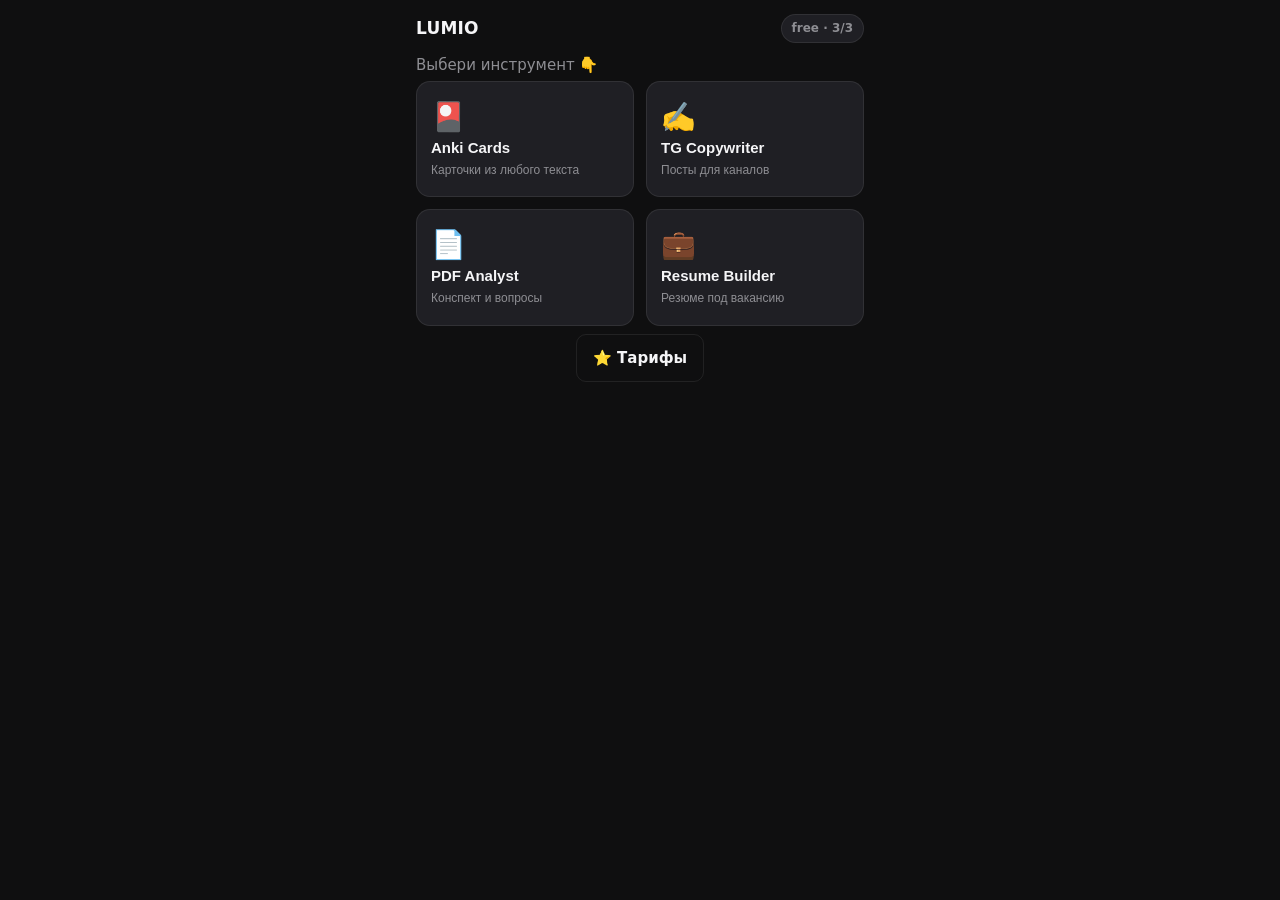
<file: webapp/index.html>
<!DOCTYPE html>
<html lang="ru">
<head>
  <meta charset="UTF-8" />
  <meta name="viewport" content="width=device-width, initial-scale=1.0, user-scalable=no" />
  <meta name="theme-color" content="#0f0f10" />
  <title>LUMIO</title>
  <script src="https://telegram.org/js/telegram-web-app.js"></script>
  <link rel="stylesheet" href="./css/style.css" />
</head>
<body>
  <!-- Persistent UI shell -->
  <div id="app">
    <header class="topbar">
      <button id="backBtn" class="icon-btn hidden" aria-label="Back">‹</button>
      <h1 id="screenTitle">LUMIO</h1>
      <div id="planBadge" class="badge badge--free">free · 3/3</div>
    </header>

    <main id="screen" class="screen"></main>
  </div>

  <!-- Global overlays -->
  <div id="loader" class="loader hidden" aria-hidden="true">
    <div class="spinner"></div>
    <p id="loaderText">Загрузка…</p>
  </div>

  <div id="toast" class="toast hidden" role="status"></div>

  <!-- Screen templates -->
  <template id="tpl-home">
    <section class="home">
      <p class="lead">Выбери инструмент 👇</p>
      <div class="grid grid--2">
        <button class="tool" data-route="cards">
          <span class="tool__icon">🎴</span>
          <span class="tool__name">Anki Cards</span>
          <span class="tool__desc">Карточки из любого текста</span>
        </button>
        <button class="tool" data-route="posts">
          <span class="tool__icon">✍️</span>
          <span class="tool__name">TG Copywriter</span>
          <span class="tool__desc">Посты для каналов</span>
        </button>
        <button class="tool" data-route="pdf">
          <span class="tool__icon">📄</span>
          <span class="tool__name">PDF Analyst</span>
          <span class="tool__desc">Конспект и вопросы</span>
        </button>
        <button class="tool" data-route="resume">
          <span class="tool__icon">💼</span>
          <span class="tool__name">Resume Builder</span>
          <span class="tool__desc">Резюме под вакансию</span>
        </button>
      </div>
      <div class="plan-info">
        <button id="upgradeBtn" class="btn btn--ghost">⭐ Тарифы</button>
      </div>
    </section>
  </template>

  <template id="tpl-cards">
    <section class="form">
      <label class="field">
        <span class="field__label">Текст для карточек</span>
        <textarea id="cardsText" rows="8" placeholder="Вставь сюда конспект, статью или главу учебника…"></textarea>
      </label>
      <div class="field">
        <span class="field__label">Количество карточек</span>
        <div class="seg" data-name="count">
          <button class="seg__opt" data-value="10">10</button>
          <button class="seg__opt is-active" data-value="20">20</button>
          <button class="seg__opt" data-value="30">30</button>
        </div>
      </div>
      <button id="cardsSubmit" class="btn btn--primary">🎴 Сгенерировать</button>
      <p class="hint">Результат и .apkg-файл придут в чат с ботом.</p>
    </section>
  </template>

  <template id="tpl-posts">
    <section class="form">
      <label class="field">
        <span class="field__label">Тема постов</span>
        <textarea id="postsTopic" rows="4" placeholder="О чём писать? Например: «запуск нового AI-инструмента для маркетологов»"></textarea>
      </label>
      <div class="field">
        <span class="field__label">Количество</span>
        <div class="seg" data-name="count">
          <button class="seg__opt is-active" data-value="3">3</button>
          <button class="seg__opt" data-value="5">5</button>
        </div>
      </div>
      <div class="field">
        <span class="field__label">Тон</span>
        <div class="seg" data-name="tone">
          <button class="seg__opt is-active" data-value="casual">casual</button>
          <button class="seg__opt" data-value="professional">professional</button>
          <button class="seg__opt" data-value="viral">viral</button>
        </div>
      </div>
      <button id="postsSubmit" class="btn btn--primary">✍️ Написать посты</button>
    </section>
  </template>

  <template id="tpl-pdf">
    <section class="form">
      <div class="card-info">
        <h2>📄 PDF Analyst</h2>
        <p>Пришли PDF-файл прямо в чат с ботом — он автоматически:</p>
        <ol class="steps">
          <li>извлечёт текст</li>
          <li>составит краткое содержание</li>
          <li>выделит 5 ключевых мыслей</li>
          <li>предложит 5 проверочных вопросов</li>
        </ol>
        <p class="hint">Лимит: PDF до 10 МБ, до 50 страниц.</p>
      </div>
      <button id="pdfOpenChat" class="btn btn--primary">📎 Перейти в чат и прислать PDF</button>
    </section>
  </template>

  <template id="tpl-resume">
    <section class="form">
      <label class="field">
        <span class="field__label">Описание вакансии</span>
        <textarea id="resumeVacancy" rows="6" placeholder="Вставь полный текст вакансии: должность, требования, обязанности…"></textarea>
      </label>
      <label class="field">
        <span class="field__label">Твой опыт и навыки</span>
        <textarea id="resumeExperience" rows="6" placeholder="Расскажи о себе: опыт работы, достижения, технологии, soft skills…"></textarea>
      </label>
      <button id="resumeSubmit" class="btn btn--primary">💼 Создать резюме</button>
      <p class="hint">Получишь резюме, cover letter и список советов в чат.</p>
    </section>
  </template>

  <script src="./js/ui.js"></script>
  <script src="./js/api.js"></script>
  <script src="./js/app.js"></script>
</body>
</html>
</file>
<file: webapp/css/style.css>
/* LUMIO Mini App — dark-first, mobile-only */

:root {
  --bg: var(--tg-theme-bg-color, #0f0f10);
  --secondary-bg: var(--tg-theme-secondary-bg-color, #19191c);
  --surface: #1f1f24;
  --surface-2: #26262d;
  --text: var(--tg-theme-text-color, #f5f5f7);
  --hint: var(--tg-theme-hint-color, #8e8e93);
  --link: var(--tg-theme-link-color, #5ac8fa);
  --accent: var(--tg-theme-button-color, #6366f1);
  --accent-text: var(--tg-theme-button-text-color, #ffffff);
  --danger: #ef4444;
  --success: #22c55e;
  --warning: #f59e0b;
  --border: rgba(255, 255, 255, 0.08);
  --radius: 14px;
  --radius-sm: 10px;
}

* {
  box-sizing: border-box;
  -webkit-tap-highlight-color: transparent;
}

html, body {
  margin: 0;
  padding: 0;
  background: var(--bg);
  color: var(--text);
  font-family: 'Inter', -apple-system, BlinkMacSystemFont, system-ui, sans-serif;
  font-size: 15px;
  line-height: 1.45;
  -webkit-font-smoothing: antialiased;
  overscroll-behavior: none;
}

#app {
  max-width: 480px;
  margin: 0 auto;
  min-height: 100vh;
  display: flex;
  flex-direction: column;
  padding: 0 16px 32px;
}

/* Top bar ------------------------------------------------------------- */
.topbar {
  position: sticky;
  top: 0;
  z-index: 10;
  display: flex;
  align-items: center;
  gap: 8px;
  padding: 14px 0 12px;
  background: linear-gradient(var(--bg) 85%, transparent);
}

.topbar h1 {
  flex: 1;
  font-size: 17px;
  font-weight: 600;
  margin: 0;
  letter-spacing: 0.2px;
}

.icon-btn {
  background: var(--surface);
  border: 1px solid var(--border);
  color: var(--text);
  width: 32px;
  height: 32px;
  border-radius: 50%;
  font-size: 22px;
  line-height: 1;
  padding: 0;
  cursor: pointer;
  display: inline-flex;
  align-items: center;
  justify-content: center;
}

.badge {
  font-size: 12px;
  font-weight: 600;
  padding: 5px 10px;
  border-radius: 999px;
  background: var(--surface);
  color: var(--hint);
  border: 1px solid var(--border);
  white-space: nowrap;
}

.badge--pro {
  background: linear-gradient(135deg, #f59e0b, #ef4444);
  color: #fff;
  border-color: transparent;
}

.badge--exhausted {
  background: rgba(239, 68, 68, 0.15);
  color: var(--danger);
  border-color: rgba(239, 68, 68, 0.3);
}

/* Screens ------------------------------------------------------------- */
.screen {
  flex: 1;
  display: flex;
  flex-direction: column;
  gap: 16px;
  animation: fadeIn 180ms ease-out;
}

@keyframes fadeIn {
  from { opacity: 0; transform: translateY(6px); }
  to   { opacity: 1; transform: translateY(0); }
}

.lead {
  color: var(--hint);
  margin: 0 0 4px;
}

/* Home tools grid ---------------------------------------------------- */
.grid {
  display: grid;
  gap: 12px;
}

.grid--2 {
  grid-template-columns: 1fr 1fr;
}

.tool {
  background: var(--surface);
  border: 1px solid var(--border);
  border-radius: var(--radius);
  padding: 18px 14px;
  display: flex;
  flex-direction: column;
  gap: 6px;
  text-align: left;
  color: var(--text);
  cursor: pointer;
  transition: transform 120ms ease, background 120ms ease;
}

.tool:active {
  transform: scale(0.97);
  background: var(--surface-2);
}

.tool__icon {
  font-size: 28px;
}

.tool__name {
  font-weight: 600;
  font-size: 15px;
}

.tool__desc {
  font-size: 12px;
  color: var(--hint);
  line-height: 1.35;
}

.plan-info {
  margin-top: 8px;
  display: flex;
  justify-content: center;
}

/* Forms --------------------------------------------------------------- */
.form {
  display: flex;
  flex-direction: column;
  gap: 14px;
}

.field {
  display: flex;
  flex-direction: column;
  gap: 6px;
}

.field__label {
  font-size: 12px;
  font-weight: 600;
  color: var(--hint);
  text-transform: uppercase;
  letter-spacing: 0.4px;
}

textarea, input[type="text"] {
  width: 100%;
  resize: vertical;
  background: var(--surface);
  color: var(--text);
  border: 1px solid var(--border);
  border-radius: var(--radius-sm);
  padding: 12px;
  font-family: inherit;
  font-size: 15px;
  line-height: 1.5;
  outline: none;
  transition: border-color 120ms;
}

textarea:focus, input:focus {
  border-color: var(--accent);
}

/* Segmented control --------------------------------------------------- */
.seg {
  display: inline-flex;
  background: var(--surface);
  border: 1px solid var(--border);
  border-radius: var(--radius-sm);
  padding: 4px;
  gap: 4px;
  width: 100%;
}

.seg__opt {
  flex: 1;
  background: transparent;
  border: none;
  color: var(--hint);
  padding: 8px 10px;
  font-size: 14px;
  font-weight: 500;
  border-radius: 8px;
  cursor: pointer;
  transition: background 100ms, color 100ms;
}

.seg__opt.is-active {
  background: var(--accent);
  color: var(--accent-text);
}

/* Buttons ------------------------------------------------------------- */
.btn {
  appearance: none;
  border: none;
  border-radius: var(--radius-sm);
  font-size: 15px;
  font-weight: 600;
  padding: 14px 16px;
  cursor: pointer;
  font-family: inherit;
  transition: transform 100ms, opacity 120ms;
}

.btn:active {
  transform: scale(0.98);
}

.btn:disabled {
  opacity: 0.5;
  cursor: not-allowed;
}

.btn--primary {
  background: var(--accent);
  color: var(--accent-text);
}

.btn--ghost {
  background: transparent;
  color: var(--text);
  border: 1px solid var(--border);
}

/* Info cards ---------------------------------------------------------- */
.card-info {
  background: var(--surface);
  border: 1px solid var(--border);
  border-radius: var(--radius);
  padding: 18px;
}

.card-info h2 {
  margin: 0 0 8px;
  font-size: 18px;
}

.card-info p {
  margin: 6px 0;
  color: var(--text);
}

.steps {
  margin: 10px 0;
  padding-left: 20px;
  color: var(--hint);
}

.steps li {
  margin: 4px 0;
}

.hint {
  color: var(--hint);
  font-size: 13px;
  margin: 0;
}

/* Loader -------------------------------------------------------------- */
.loader {
  position: fixed;
  inset: 0;
  background: rgba(0, 0, 0, 0.6);
  backdrop-filter: blur(4px);
  display: flex;
  flex-direction: column;
  align-items: center;
  justify-content: center;
  gap: 14px;
  z-index: 100;
}

.spinner {
  width: 36px;
  height: 36px;
  border: 3px solid rgba(255, 255, 255, 0.15);
  border-top-color: var(--accent);
  border-radius: 50%;
  animation: spin 0.9s linear infinite;
}

@keyframes spin {
  to { transform: rotate(360deg); }
}

.loader p {
  color: var(--text);
  margin: 0;
  font-size: 14px;
}

/* Toast --------------------------------------------------------------- */
.toast {
  position: fixed;
  bottom: 24px;
  left: 50%;
  transform: translateX(-50%) translateY(20px);
  background: var(--surface-2);
  color: var(--text);
  border: 1px solid var(--border);
  border-radius: 999px;
  padding: 10px 18px;
  font-size: 14px;
  font-weight: 500;
  z-index: 200;
  opacity: 0;
  transition: opacity 180ms, transform 180ms;
  pointer-events: none;
  max-width: 90%;
  text-align: center;
}

.toast.is-visible {
  opacity: 1;
  transform: translateX(-50%) translateY(0);
}

.toast--success { border-color: var(--success); }
.toast--error   { border-color: var(--danger); }
.toast--info    { border-color: var(--accent); }

/* Utilities ----------------------------------------------------------- */
.hidden {
  display: none !important;
}
</file>
